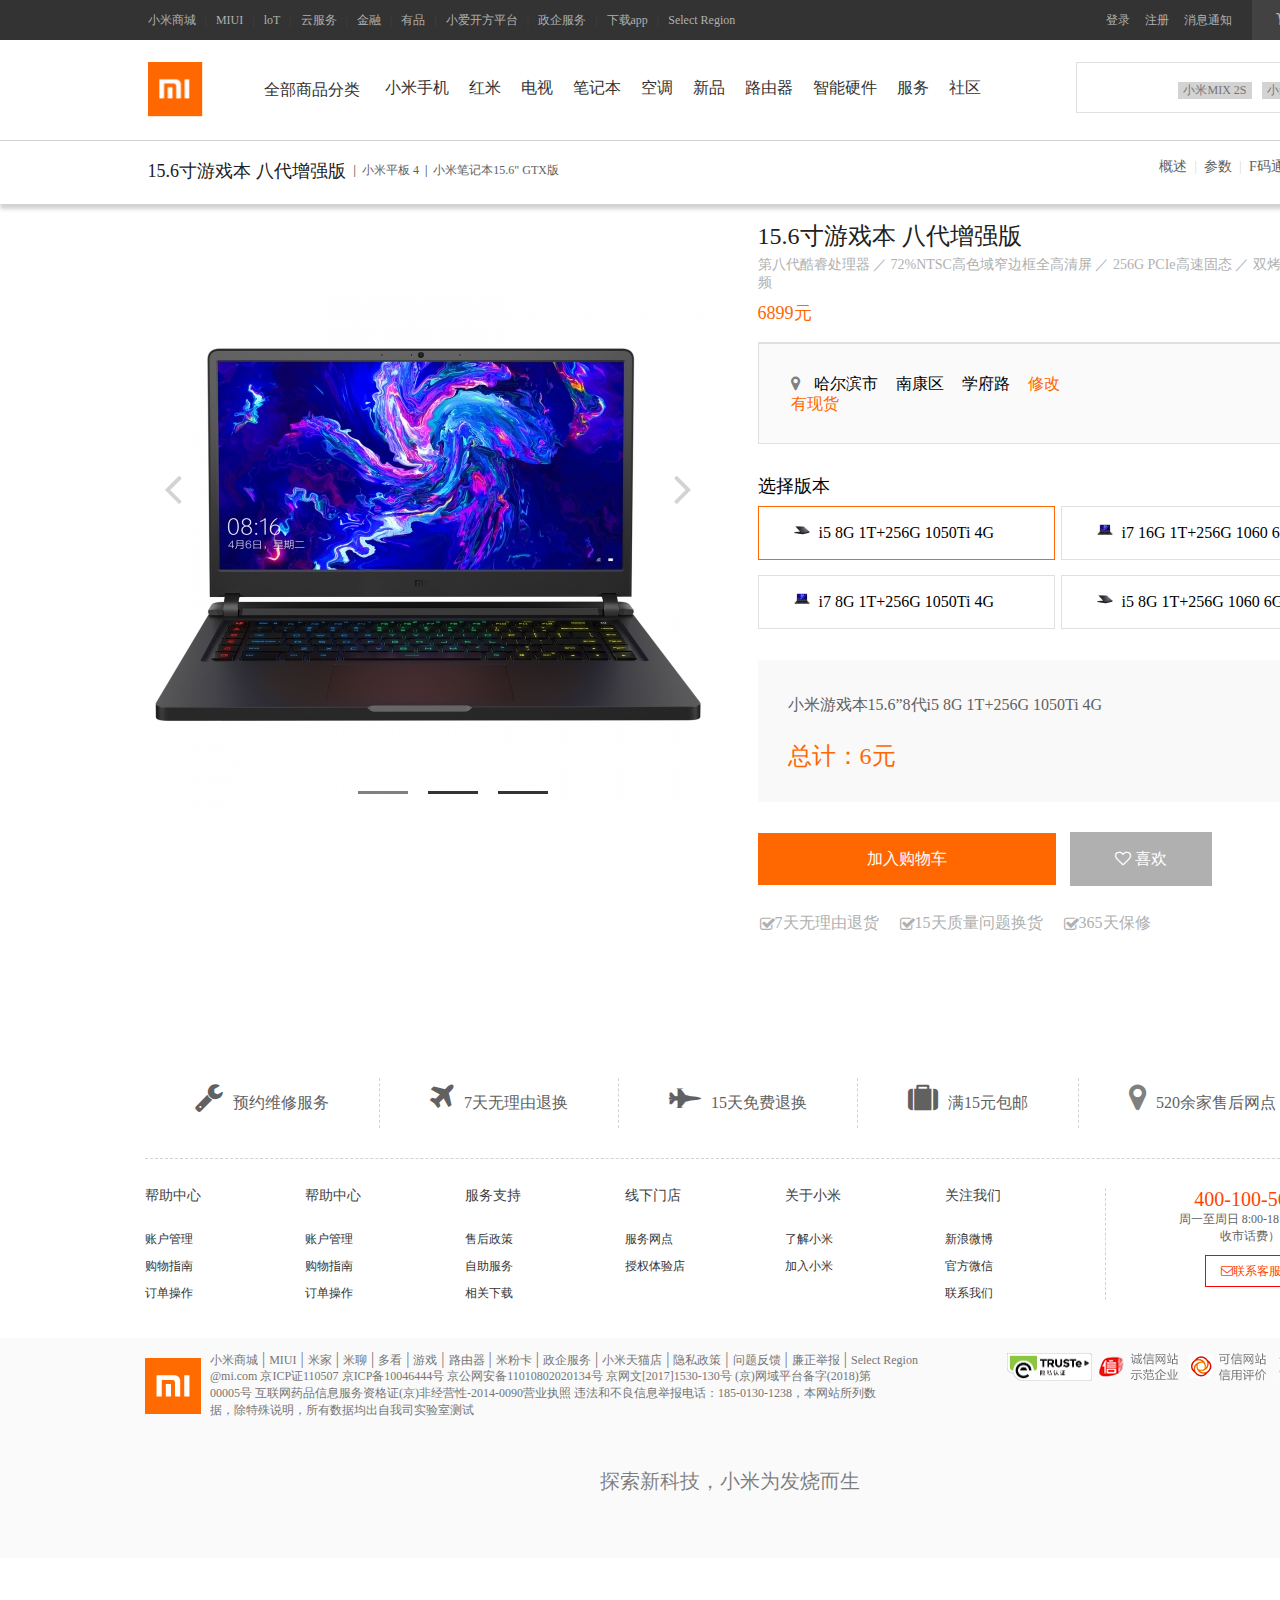
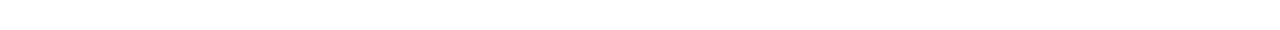
<file: 小米商品/index.html>
<!DOCTYPE html>
<html lang="en">
<head>
    <meta charset="UTF-8">
    <title>小米商品</title>
    <link rel="stylesheet" href="Font-Awesome-3.2.1/Font-Awesome-3.2.1/css/font-awesome.min.css">
    <link rel="stylesheet" href="css/goods-siteNav.css">
    <link rel="stylesheet" href="css/goods-siteHeader.css">
    <link rel="stylesheet" href="css/goods-navBar.css">
    <link rel="stylesheet" href="css/goods-boxClearFix.css">
    <link rel="stylesheet" href="css/goods-siteFooter.css">
    <link rel="stylesheet" href="css/goods-CSS.css">
</head>
<body>
    <div class="site-topbar">
        <div class="container">
            <div class="topbar-nav">
                <a href="">小米商城</a>
                <span>|</span>
                <a href="">MIUI</a>
                <span>|</span>
                <a href="">loT</a>
                <span>|</span>
                <a href="">云服务</a>
                <span>|</span>
                <a href="">金融</a>
                <span>|</span>
                <a href="">有品</a>
                <span>|</span>
                <a href="">小爱开方平台</a>
                <span>|</span>
                <a href="">政企服务</a>
                <span>|</span>
                <a href="">下载app</a>
                <span>|</span>
                <a href="">Select Region</a>
            </div>
            <div class="topbar-cart">
                <a href="./cart.html" target="_blank" class="cart-mini">
                    <i class="icon-shopping-cart"></i>
                    购物车 (<span class="goods-num">0</span>)
                </a>
                <div class="cart-menu"><ul class="cart-list" style="list-style: none;"><li class="cart-content">购物车还没有商品，赶快选购吧！</li></ul></div>
            </div>
            <div class="topbar-info">
                <a href="">登录</a>
                <a href="">注册</a>
                <a href="">消息通知</a>
            </div>
        </div>
    </div>
    <div class="site-header">
        <div class="container">
            <div class="header-logo">
                <a href=""><img id="logo-mi" src="./img/xiaomi-logo.png" alt=""><img id="logo-house" src="./img/xiaomi-house.png" alt="">
                </a>
            </div>
            <div class="header-nav">
                <ul class="nav-list">
                    <li class="nav-item-one" id="nav-item-first"><a href="">全部商品分类</a>
                    <div class="item-one-category" id="item-one-menu">
                        <ul class="category-list">
                            <li class="category-item item-one"><a class="category-title" href="">手机 电话卡<i class="icon-angle-right"></i></a>
                            <div class="item-children-one children-col-4">
                                <ul class="children-list">
                                    <li><a class="item-link" href=""><img src="./img/goods-phone.png" alt=""><span class="item-text">小米8 青春版</span></a></li>
                                    <li><a class="item-link" href=""><img src="./img/goods-phone.png" alt=""><span class="item-text">小米8 青春版</span></a></li>
                                    <li><a class="item-link" href=""><img src="./img/goods-phone.png" alt=""><span class="item-text">小米8 青春版</span></a></li>
                                    <li><a class="item-link" href=""><img src="./img/goods-phone.png" alt=""><span class="item-text">小米8 青春版</span></a></li>
                                </ul>
                                <ul class="children-list">
                                    <li><a class="item-link" href=""><img src="./img/goods-phone.png" alt=""><span class="item-text">小米8 青春版</span></a></li>
                                    <li><a class="item-link" href=""><img src="./img/goods-phone.png" alt=""><span class="item-text">小米8 青春版</span></a></li>
                                    <li><a class="item-link" href=""><img src="./img/goods-phone.png" alt=""><span class="item-text">小米8 青春版</span></a></li>
                                    <li><a class="item-link" href=""><img src="./img/goods-phone.png" alt=""><span class="item-text">小米8 青春版</span></a></li>
                                </ul>
                                <ul class="children-list">
                                    <li><a class="item-link" href=""><img src="./img/goods-phone.png" alt=""><span class="item-text">小米8 青春版</span></a></li>
                                    <li><a class="item-link" href=""><img src="./img/goods-phone.png" alt=""><span class="item-text">小米8 青春版</span></a></li>
                                    <li><a class="item-link" href=""><img src="./img/goods-phone.png" alt=""><span class="item-text">小米8 青春版</span></a></li>
                                    <li><a class="item-link" href=""><img src="./img/goods-phone.png" alt=""><span class="item-text">小米8 青春版</span></a></li>
                                </ul>
                                <ul class="children-list">
                                    <li><a class="item-link" href=""><img src="./img/goods-phone.png" alt=""><span class="item-text">小米8 青春版</span></a></li>
                                    <li><a class="item-link" href=""><img src="./img/goods-phone.png" alt=""><span class="item-text">小米8 青春版</span></a></li>
                                    <li><a class="item-link" href=""><img src="./img/goods-phone.png" alt=""><span class="item-text">小米8 青春版</span></a></li>
                                    <li><a class="item-link" href=""><img src="./img/goods-phone.png" alt=""><span class="item-text">小米8 青春版</span></a></li>
                                </ul>
                                <ul class="children-list">
                                    <li><a class="item-link" href=""><img src="./img/goods-phone.png" alt=""><span class="item-text">小米8 青春版</span></a></li>
                                    <li><a class="item-link" href=""><img src="./img/goods-phone.png" alt=""><span class="item-text">小米8 青春版</span></a></li>
                                    <li><a class="item-link" href=""><img src="./img/goods-phone.png" alt=""><span class="item-text">小米8 青春版</span></a></li>
                                    <li><a class="item-link" href=""><img src="./img/goods-phone.png" alt=""><span class="item-text">小米8 青春版</span></a></li>
                                </ul>
                            </div>
                            </li>
                            <li class="category-item"><a class="category-title" href="">电视 盒子<i class="icon-angle-right"></i></a></li>
                            <li class="category-item"><a class="category-title" href="">笔记本 平板<i class="icon-angle-right"></i></a></li>
                            <li class="category-item"><a class="category-title" href="">家电 插线板<i class="icon-angle-right"></i></a></li>
                            <li class="category-item"><a class="category-title" href="">出行 穿戴<i class="icon-angle-right"></i></a></li>
                            <li class="category-item"><a class="category-title" href="">智能 路由器<i class="icon-angle-right"></i></a></li>
                            <li class="category-item"><a class="category-title" href="">电源 配件<i class="icon-angle-right"></i></a></li>
                            <li class="category-item"><a class="category-title" href="">健康 儿童<i class="icon-angle-right"></i></a></li>
                            <li class="category-item"><a class="category-title" href="">耳机 音响<i class="icon-angle-right"></i></a></li>
                            <li class="category-item"><a class="category-title" href="">生活 箱包<i class="icon-angle-right"></i></a></li>
                        </ul>
                    </div>
                    </li>
                    <li class="nav-item"><a class="nav-item-a" href="">小米手机</a>
                    <div class="item-children"  id="header-container">
                        <div class="container">
                            <div class="container-nav-new">
                                <div class="flags">
                                    <div class="flag">新品</div>
                                </div>
                                <img class="flag-pic" src="./img/phone.png" alt="" width="170" height="110">
                                <a class="container-id" href="">小米8 青春版</a>
                                <p class="price">1388元起</p>
                            </div>
                            <div class="container-nav-new">
                                <div class="flags">
                                    <div class="flag">新品</div>
                                </div>
                                <img class="flag-pic" src="./img/phone.png" alt="" width="170" height="110">
                                <a class="container-id" href="">小米8 青春版</a>
                                <p class="price">1388元起</p>
                            </div>
                            <div class="container-nav-new">
                                <div class="flags">
                                    <div class="flag">新品</div>
                                </div>
                                <img class="flag-pic" src="./img/phone.png" alt="" width="170" height="110">
                                <a class="container-id" href="">小米8 青春版</a>
                                <p class="price">1388元起</p>
                            </div>
                            <div class="container-nav-new">
                                <div class="flags">
                                    <div class="flag">新品</div>
                                </div>
                                <img class="flag-pic" src="./img/phone.png" alt="" width="170" height="110">
                                <a class="container-id" href="">小米8 青春版</a>
                                <p class="price">1388元起</p>
                            </div>
                            <div class="container-nav-new">
                                <div class="flags">
                                    <div class="flag">新品</div>
                                </div>
                                <img class="flag-pic" src="./img/phone.png" alt="" width="170" height="110">
                                <a class="container-id" href="">小米8 青春版</a>
                                <p class="price">1388元起</p>
                            </div>
                        </div>
                    </div>
                    </li>
                    <li class="nav-item"><a class="nav-item-a" href="">红米</a></li>
                    <li class="nav-item"><a class="nav-item-a" href="">电视</a></li>
                    <li class="nav-item"><a class="nav-item-a" href="">笔记本</a></li>
                    <li class="nav-item"><a class="nav-item-a" href="">空调</a></li>
                    <li class="nav-item"><a class="nav-item-a" href="">新品</a></li>
                    <li class="nav-item"><a class="nav-item-a" href="">路由器</a></li>
                    <li class="nav-item"><a class="nav-item-a" href="">智能硬件</a></li>
                    <li class="nav-item"><a class="nav-item-a" href="">服务</a></li>
                    <li class="nav-item"><a class="nav-item-a" href="">社区</a></li>
                </ul>
            </div>
            <div class="header-search">
                <input type="text" class="search-text">
                <a class="search-hot-words hot-one" href="">小米8</a>
                <a class="search-hot-words hot-two" href="">小米MIX 2S</a>
                <a class="search-from" href=""><i class="icon-search"></i></a>
                <div class="search-menu">
                    <ul class="result-list">
                        <li class="key-words">小米6X</li>
                        <li class="key-words">小米MIX 25</li>
                        <li class="key-words">黑鲨游戏手机</li>
                        <li class="key-words">净水器</li>
                        <li class="key-words">小米电视</li>
                        <li class="key-words">红米5A</li>
                        <li class="key-words">红米note5</li>
                    </ul>
                </div>
            </div>
        </div>
    </div>
    <div class="nav-bar">
        <div class="container">
            <h2>15.6寸游戏本 八代增强版</h2>
            <div class="container-left">
                <span>|</span>
                <a href="">小米平板 4</a>
                <span>|</span>
                <a href="">小米笔记本15.6" GTX版</a>
            </div>
            <div class="container-right">
                <a href="">概述</a>
                <span>|</span>
                <a href="">参数</a>
                <span>|</span>
                <a href="">F码通道</a>
                <span>|</span>
                <a href="">用户评价</a>
            </div>
        </div>
    </div>
    <div class="box-clearfix">
        <div class="pro-choose-main container">
            <div class="goods-img">
                <div class="mainWrap">
                    <button id="goPre" class="btn"><i class="icon-angle-left"></i></button>
                    <button id="goNext" class="btn"><i class="icon-angle-right"></i></button>
                    <div class="play">
                        <ul class="list">
                            <li class="item active"><img src="./img/mi-computer-one.jpg" alt=""></li>
                            <li class="item"><img src="./img/mi-computer-two.jpg" alt=""></li>
                            <li class="item"><img src="./img/mi-computer-three.jpg" alt=""></li>
                        </ul>
                    </div>
                    <ul class="pointList">
                        <li class="point active" data-index="0"></li>
                        <li class="point" data-index="1"></li>
                        <li class="point" data-index="2"></li>
                    </ul>
                </div>
            </div>
            <div class="pro-info">
                <h1 class="pro-info-h1">15.6寸游戏本 八代增强版</h1>
                <p class="pro-info-explain">第八代酷睿处理器 ／ 72%NTSC高色域窄边框全高清屏 ／ 256G PCIe高速固态 ／ 双烤不限频不降频</p>
                <div class="pro-price"><span>6899元</span></div>
                <div class="user-address">
                    <i class="icon-map-marker"></i>
                    <div class="address-info">
                        <span class="address-item">哈尔滨市</span>
                        <span class="address-item">南康区</span>
                        <span class="address-item">学府路</span>
                        <span class="choose-address">修改</span>
                    </div><br>
                    <span class="choose-address">有现货</span>
                </div>

                <!--//选择版本-->

                <div class="choose-title">
                    <div class="list-title">选择版本</div>
                    <ul class="step-list">
                        <li class="step-item choose">
                            <a href="javascript:" class="item-a"><img src="img/mi-smallComputer.jpg" alt=""><span data="6">   i5 8G 1T+256G 1050Ti 4G </span></a>
                        </li>
                        <li class="step-item">
                            <a href="javascript:" class="item-a"><img src="img/mi-smallComputers.jpg" alt=""><span data="7"> i7 16G 1T+256G 1060 6G </span></a>
                        </li>
                        <li class="step-item">
                            <a href="javascript:" class="item-a"><img src="img/mi-smallComputers.jpg" alt=""> <span data="8"> i7 8G 1T+256G 1050Ti 4G </span> </a>
                        </li>
                        <li class="step-item">
                            <a href="javascript:" class="item-a"><img src="img/mi-smallComputer.jpg" alt=""> <span data="9"> i5 8G 1T+256G 1060 6G</span>  </a>
                        </li>
                    </ul>
                </div>
                <div class="price-list Block">
                    <p class="price-list-title">小米游戏本15.6”8代i5 8G 1T+256G 1050Ti 4G  </p>
                    <span class="price-list-num">6元</span>
                    <p class="list-title-sum">总计：6元</p>
                </div>
                <div class="price-list">
                    <p class="price-list-title">小米游戏本15.6”8代i7 16G 1T+256G 1060 6G  </p>
                    <span class="price-list-num">7元</span>
                    <p class="list-title-sum">总计：7元</p>
                </div>
                <div class="price-list">
                    <p class="price-list-title">小米游戏本15.6”8代i7 8G 1T+256G 1050Ti 4G  </p>
                    <span class="price-list-num">8元</span>
                    <p class="list-title-sum">总计：8元</p>
                </div>
                <div class="price-list">
                    <p class="price-list-title">小米游戏本15.6”8代i5 8G 1T+256G 1060 6G  </p>
                    <span class="price-list-num">9元</span>
                    <p class="list-title-sum">总计：9元</p>
                </div>

                <!--购买按钮-->
                <div class="buy-btn">
                    <a class="btn-inc" href="javascript:" target="_blank">加入购物车</a>
                    <a class="btn-like" href="javascript:"><i class="icon-heart-empty"></i> 喜欢</a>
                </div>
                <div class="pro-policy">
                    <a class="pro-policy-a" href="javascript:">
                        <span class="support"><i class="icon-check"></i>7天无理由退货</span>
                        <span class="support"><i class="icon-check"></i>15天质量问题换货</span>
                        <span class="support"><i class="icon-check"></i>365天保修</span>
                    </a>
                </div>
            </div>
        </div>
    </div>
    <div class="site-footer">
        <div class="footer-content">
            <ul class="footer-list">
                <li class="footer-item"><i class="icon-wrench"></i><span>预约维修服务</span></li>
                <li class="footer-item"><i class="icon-plane"></i><span>7天无理由退换</span></li>
                <li class="footer-item"><i class="icon-fighter-jet"></i><span>15天免费退换</span></li>
                <li class="footer-item"><i class="icon-suitcase"></i><span>满15元包邮</span></li>
                <li class="footer-item" style="border: none"><i class="icon-map-marker"></i><span>520余家售后网点</span></li>
            </ul>
        </div>
        <div class="footer-link">
            <dl class="col-links">
                <dt>帮助中心</dt>
                <dd>账户管理</dd>
                <dd>购物指南</dd>
                <dd>订单操作</dd>
            </dl>
            <dl class="col-links">
                <dt>帮助中心</dt>
                <dd>账户管理</dd>
                <dd>购物指南</dd>
                <dd>订单操作</dd>
            </dl>
            <dl class="col-links">
                <dt>服务支持</dt>
                <dd>售后政策</dd>
                <dd>自助服务</dd>
                <dd>相关下载</dd>
            </dl>
            <dl class="col-links">
                <dt>线下门店</dt>
                <dd>服务网点</dd>
                <dd>授权体验店</dd>
            </dl>
            <dl class="col-links">
                <dt>关于小米</dt>
                <dd>了解小米</dd>
                <dd>加入小米</dd>
            </dl>
            <dl class="col-links" style="border-right: 1px dashed lightgrey;">
                <dt>关注我们</dt>
                <dd>新浪微博</dd>
                <dd>官方微信</dd>
                <dd>联系我们</dd>
            </dl>
            <div class="footer-contact">
                <p class="contact-phone">400-100-5678</p>
                <p class="contact-know">周一至周日 8:00-18:00
                    （仅收市话费）</p>
                <a href=""><i class="icon-envelope-alt"></i>联系客服</a>
            </div>
        </div>
        <div class="site-infro">
            <div class="infro-logo"><img src="./img/logo.png" alt="" width=""></div>
            <p class="logo-size">
                <a href="">小米商城</a>
                <span>|</span>
                <a href="">MIUI</a>
                <span>|</span>
                <a href="">米家</a>
                <span>|</span>
                <a href="">米聊</a>
                <span>|</span>
                <a href="">多看</a>
                <span>|</span>
                <a href="">游戏</a>
                <span>|</span>
                <a href="">路由器</a>
                <span>|</span>
                <a href="">米粉卡</a>
                <span>|</span>
                <a href="">政企服务</a>
                <span>|</span>
                <a href="">小米天猫店</a>
                <span>|</span>
                <a href="">隐私政策</a>
                <span>|</span>
                <a href="">问题反馈</a>
                <span>|</span>
                <a href="">廉正举报</a>
                <span>|</span>
                <a href="">Select Region</a>
            </p>
            <p class="logo-complain">
                <a href="">@mi.com</a>
                <span>京ICP证110507</span>
                <a href="">京ICP备10046444号</a>
                <a href="">京公网安备11010802020134号</a>
                <a href="">京网文[2017]1530-130号</a>
                <a href="">(京)网域平台备字(2018)第00005号</a>
                <a href="">互联网药品信息服务资格证(京)非经营性-2014-0090营业执照</a>
                <span>违法和不良信息举报电话：185-0130-1238，本网站所列数据，除特殊说明，所有数据均出自我司实验室测试</span>
            </p>
            <div class="footer-img">
                <img src="./img/footer-one.png" alt="">
                <img src="./img/footer-two.png" alt="">
                <img src="./img/footer-three.png" alt="">
                <img src="./img/footer-four.png" alt="">
            </div>
            <div class="infro-last">探索新科技，小米为发烧而生</div>
        </div>
    </div>
    <script src="js/jquery.js"></script>
    <script src="js/cookie.js"></script>
    <script src="js/goods-siteHeader.js"></script>
    <script src="js/goods-boxClearFix.js"></script>
    <script src="js/index-cart.js"></script>
    <script src="js/cart-server.js"></script>
</body>
</html>
</file>
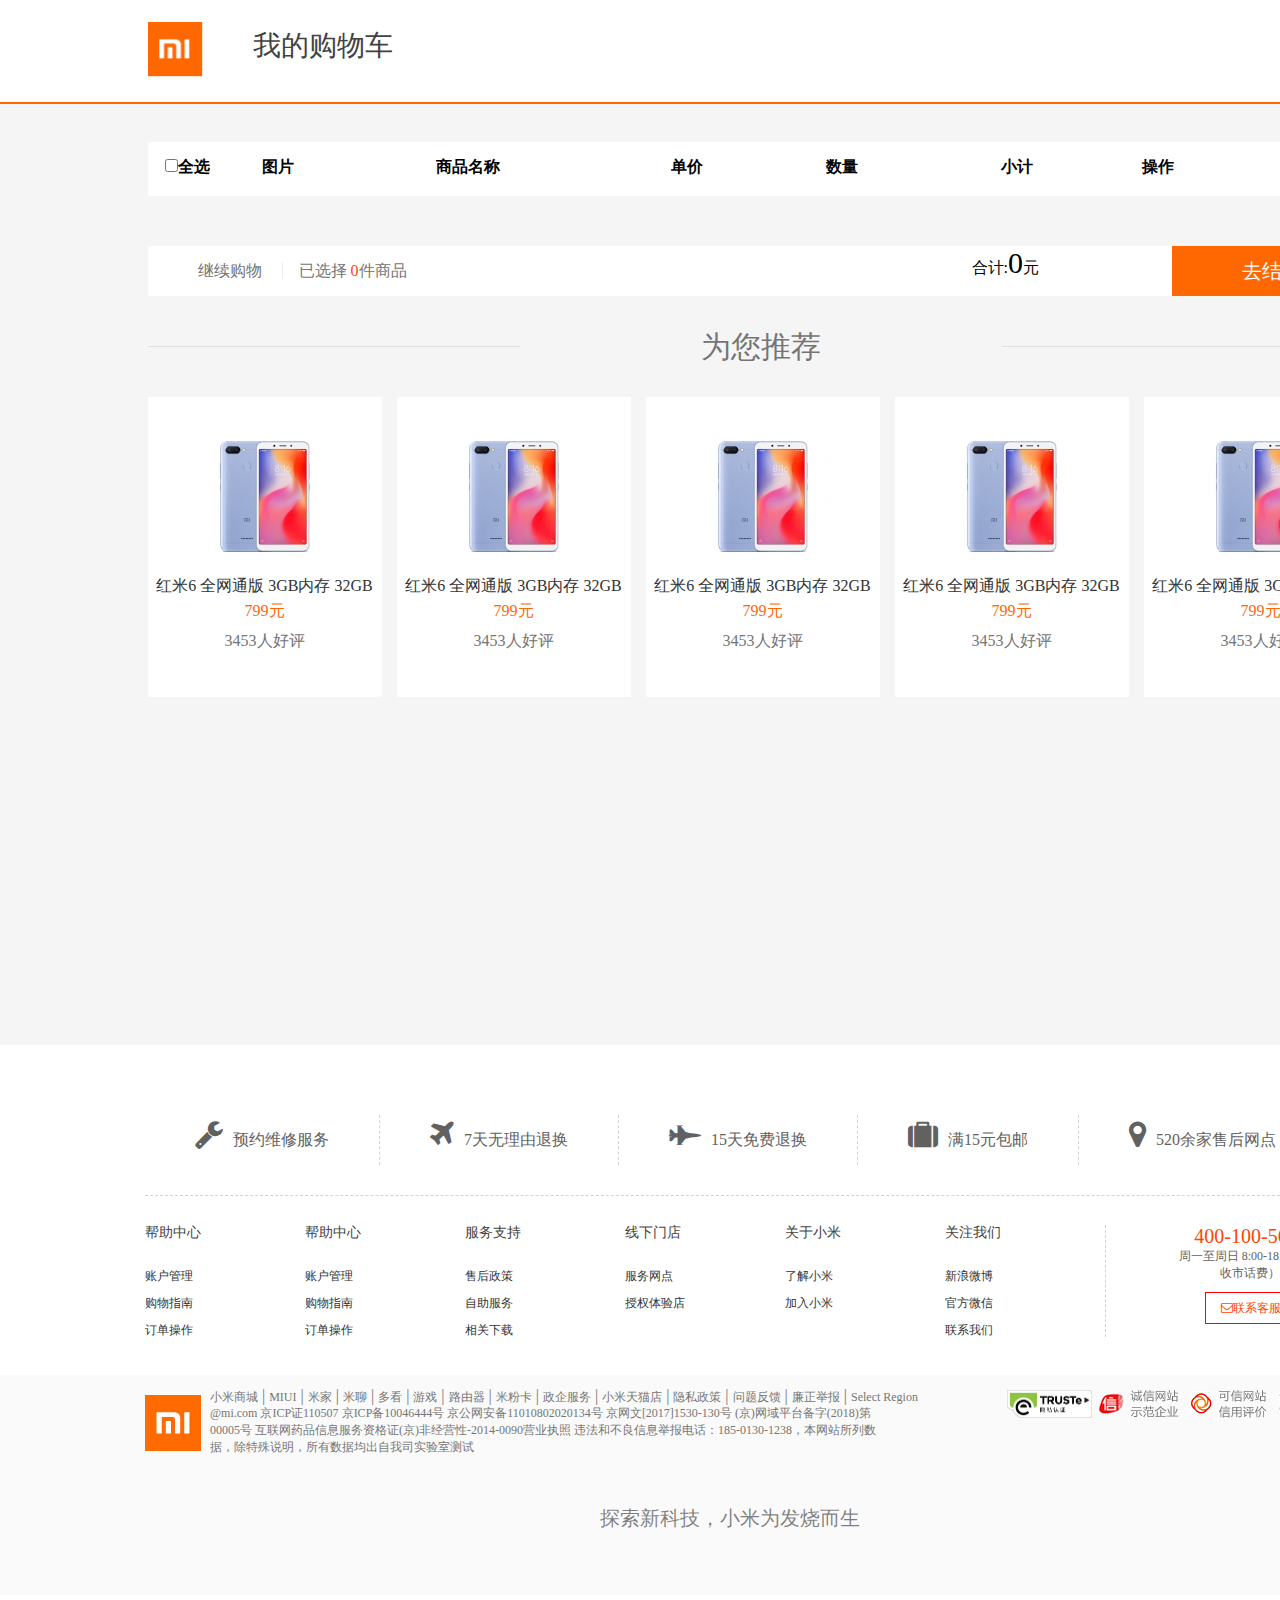
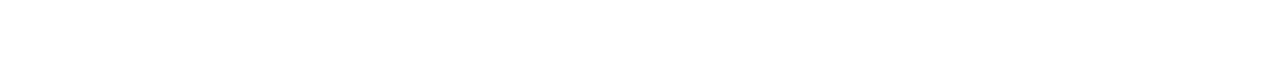
<file: 小米商品/cart.html>
<!DOCTYPE html>
<html lang="en">
<head>
    <meta charset="UTF-8">
    <title>我的购物车</title>
    <link rel="stylesheet" href="Font-Awesome-3.2.1/Font-Awesome-3.2.1/css/font-awesome.min.css">
    <link rel="stylesheet" href="css/cart-siteHeader.css">
    <link rel="stylesheet" href="css/cart-pageMain.css">
    <link rel="stylesheet" href="css/cart-siteFooter.css">
    <link rel="stylesheet" href="css/cart-CSS.css">
</head>
<body>
<div class="site-header">
    <div class="container">
        <div class="header-logo">
            <a href=""><img id="logo-mi" src="./img/xiaomi-logo.png" alt=""><img id="logo-house" src="./img/xiaomi-house.png" alt="">
            </a>
        </div>
        <div class="header-myCart"><h2>我的购物车</h2></div>
        <div class="topbar-info"><a href="">登录</a><span>|</span><a href="">注册</a></div>
    </div>
</div>
<div class="page-main">
    <div class="container">
        <div class="cart-empty None">
            <img src="img/cart-empty.png" alt="">
            <div class="empty-info">
                <h2>您的购物车还是空的！</h2>
                <p>登录后将显示您之前加入的商品</p>
                <a class="empty-info-log" href="">立即登录</a>
                <a class="empty-info-buy" href="">马上去购物</a>
            </div>
        </div>
        <div class="cart-goods">
            <table     style="display: inline-block;line-height: 50px;background-color: white" id="table"   border="0" cellspacing="0" cellpadding="0" width="100%">
                <thead >
                <tr  >
                    <th  style="width: 80px">
                        <input type="checkbox" name="praiseAll" class="J_select_all" />全选
                    </th>

                    <th style="width: 100px">
                        图片
                    </th>
                    <th style="width:280px">
                        商品名称
                    </th>
                    <th style="width: 159px">

                        单价
                    </th>
                    <th style="width: 150px">
                        数量
                    </th>
                    <th width="201px">
                        小计
                    </th>
                    <th style="width: 80px">
                        操作
                    </th>
                </tr>
                </thead>
                <tbody id="tbody">
                    <!--<tr>-->
                       <!--<td>-->
                           <!--<input type="checkbox" class="ck"  />-->
                       <!--</td>-->
                       <!--<td>-->
                           <!--<img src="./img/mi-computer-one.jpg" alt=""/>-->
                       <!--</td>-->
                       <!--<td class="practice">-->
                           <!--酷黑，棒棒棒棒-->
                       <!--</td>-->
                       <!--<td>-->
                           <!--<span class="price">131</span>-->
                       <!--</td>-->
                       <!--<td>-->
                           <!--<button class="down">-</button><input class="txt" type="text" value="2" /><button class="up">+</button>-->
                       <!--</td>-->
                       <!--<td>-->
                           <!--<span class="count">0</span>-->
                       <!--</td>-->
                       <!--<td>-->
                           <!--<button class="del">删除</button>-->
                       <!--</td>-->
                   <!--</tr>-->
                </tbody>
            </table>
        </div>
        <div class="total">
            <div class="total-left"><a href="">继续购物</a>
                <span class="total-shop">已选择 <span id="selected-num" style="color:orangered">0</span>件商品</span>
            </div>
            <div class="total-right">
                <span>合计:</span><span class="bigNum">0</span><span>元</span>
                <a href="javascript:" class="total-right-a">去结算</a>
            </div>
        </div>
        <div class="cart-recommend">
            <h2 class="commend-title"><span>为您推荐</span></h2>
            <div class="recommend-goods">
                <ul class="recommend-list">
                    <li class="recommend-item">
                        <img src="img/recommend-goods.jpg" alt="">
                        <a class="item-name" href="">红米6 全网通版 3GB内存 32GB </a>
                        <span>799元</span>
                        <span class="item-num">3453人好评</span>
                        <div class="recommend-cart"><span>加入购物车</span></div>
                    </li>
                    <li class="recommend-item">
                        <img src="img/recommend-goods.jpg" alt="">
                        <a class="item-name" href="">红米6 全网通版 3GB内存 32GB </a>
                        <span>799元</span>
                        <span class="item-num">3453人好评</span>
                        <div class="recommend-cart"><span>加入购物车</span></div>
                    </li>
                    <li class="recommend-item">
                        <img src="img/recommend-goods.jpg" alt="">
                        <a class="item-name" href="">红米6 全网通版 3GB内存 32GB </a>
                        <span>799元</span>
                        <span class="item-num">3453人好评</span>
                        <div class="recommend-cart"><span>加入购物车</span></div>
                    </li>
                    <li class="recommend-item">
                        <img src="img/recommend-goods.jpg" alt="">
                        <a class="item-name" href="">红米6 全网通版 3GB内存 32GB </a>
                        <span>799元</span>
                        <span class="item-num">3453人好评</span>
                        <div class="recommend-cart"><span>加入购物车</span></div>
                    </li>
                    <li class="recommend-item">
                        <img src="img/recommend-goods.jpg" alt="">
                        <a class="item-name" href="">红米6 全网通版 3GB内存 32GB </a>
                        <span>799元</span>
                        <span class="item-num">3453人好评</span>
                        <div class="recommend-cart"><span>加入购物车</span></div>
                    </li>
                </ul>
            </div>
        </div>
    </div>
</div>
<div class="site-footer">
    <div class="footer-content">
        <ul class="footer-list">
            <li class="footer-item"><i class="icon-wrench"></i><span>预约维修服务</span></li>
            <li class="footer-item"><i class="icon-plane"></i><span>7天无理由退换</span></li>
            <li class="footer-item"><i class="icon-fighter-jet"></i><span>15天免费退换</span></li>
            <li class="footer-item"><i class="icon-suitcase"></i><span>满15元包邮</span></li>
            <li class="footer-item" style="border: none"><i class="icon-map-marker"></i><span>520余家售后网点</span></li>
        </ul>
    </div>
    <div class="footer-link">
        <dl class="col-links">
            <dt>帮助中心</dt>
            <dd>账户管理</dd>
            <dd>购物指南</dd>
            <dd>订单操作</dd>
        </dl>
        <dl class="col-links">
            <dt>帮助中心</dt>
            <dd>账户管理</dd>
            <dd>购物指南</dd>
            <dd>订单操作</dd>
        </dl>
        <dl class="col-links">
            <dt>服务支持</dt>
            <dd>售后政策</dd>
            <dd>自助服务</dd>
            <dd>相关下载</dd>
        </dl>
        <dl class="col-links">
            <dt>线下门店</dt>
            <dd>服务网点</dd>
            <dd>授权体验店</dd>
        </dl>
        <dl class="col-links">
            <dt>关于小米</dt>
            <dd>了解小米</dd>
            <dd>加入小米</dd>
        </dl>
        <dl class="col-links" style="border-right: 1px dashed lightgrey;">
            <dt>关注我们</dt>
            <dd>新浪微博</dd>
            <dd>官方微信</dd>
            <dd>联系我们</dd>
        </dl>
        <div class="footer-contact">
            <p class="contact-phone">400-100-5678</p>
            <p class="contact-know">周一至周日 8:00-18:00
                （仅收市话费）</p>
            <a href=""><i class="icon-envelope-alt"></i>联系客服</a>
        </div>
    </div>
    <div class="site-infro">
        <div class="infro-logo"><img src="./img/logo.png" alt="" width=""></div>
        <p class="logo-size">
            <a href="">小米商城</a>
            <span>|</span>
            <a href="">MIUI</a>
            <span>|</span>
            <a href="">米家</a>
            <span>|</span>
            <a href="">米聊</a>
            <span>|</span>
            <a href="">多看</a>
            <span>|</span>
            <a href="">游戏</a>
            <span>|</span>
            <a href="">路由器</a>
            <span>|</span>
            <a href="">米粉卡</a>
            <span>|</span>
            <a href="">政企服务</a>
            <span>|</span>
            <a href="">小米天猫店</a>
            <span>|</span>
            <a href="">隐私政策</a>
            <span>|</span>
            <a href="">问题反馈</a>
            <span>|</span>
            <a href="">廉正举报</a>
            <span>|</span>
            <a href="">Select Region</a>
        </p>
        <p class="logo-complain">
            <a href="">@mi.com</a>
            <span>京ICP证110507</span>
            <a href="">京ICP备10046444号</a>
            <a href="">京公网安备11010802020134号</a>
            <a href="">京网文[2017]1530-130号</a>
            <a href="">(京)网域平台备字(2018)第00005号</a>
            <a href="">互联网药品信息服务资格证(京)非经营性-2014-0090营业执照</a>
            <span>违法和不良信息举报电话：185-0130-1238，本网站所列数据，除特殊说明，所有数据均出自我司实验室测试</span>
        </p>
        <div class="footer-img">
            <img src="./img/footer-one.png" alt="">
            <img src="./img/footer-two.png" alt="">
            <img src="./img/footer-three.png" alt="">
            <img src="./img/footer-four.png" alt="">
        </div>
        <div class="infro-last">探索新科技，小米为发烧而生</div>
    </div>
</div>
<script src="js/jquery.js"></script>
<script src="http://code.changer.hk/jquery/plugins/jquery.cookie.js"></script>
<script src="js/cart-fun.js"></script>
<script src="js/cart-server.js"></script>
<script src="js/index-cart.js"></script>
</body>
</html>
</file>
<file: 小米商品/css/goods-siteNav.css>
*{
    margin:0;
    padding: 0;
}
.site-topbar{
    width:1519px;
    height:40px;
    position: relative;
    z-index: 30;
    font-size: 12px;
    background: #333;
}
.container{
    width: 1224px;
    height:100%;
    margin-right: auto;
    margin-left: auto;
}
.topbar-nav{
    float: left;
    height: 40px;
    line-height: 40px;
}
.topbar-nav a{
    text-decoration: none;
    color: #b0b0b0;
}
.topbar-nav a:hover{
    color:white;
}
.topbar-nav span{
    margin: 0 .5em;
    color: #424242;
}
.site-topbar .topbar-cart{
    background-color: #424242;
    width:120px;
    height:40px;
    float:right;
    position: relative;
}
.site-topbar .cart-mini{
    position: relative;
    z-index: 32;
    display: block;
    height:40px;
    line-height: 40px;
    text-align: center;
    text-decoration: none;
    font-size: 12px;
    color: #b0b0b0;
}
.topbar-cart:hover .cart-mini{
    background-color: white;
    color:#ff6700;
    outline: 0;
}
.topbar-cart:hover .cart-menu{
    box-shadow: 0 2px 10px rgba(0,0,0,0.15);
    display: block;
}
.site-topbar .cart-menu{
    transition: height .3s;
    display: none;
    width:316px;
    z-index: 31;
    background-color: #fff;
    color:#424242;
    padding-top: 6px;
    padding-bottom: 0;
    margin-top: 0;
    margin-bottom: 0;
    position: absolute;
    left:-197px;
    text-align: center;
    line-height: 50px;
    font-size: 12px;
}

.site-topbar .topbar-info{
    line-height: 40px;
    width:142px;
    height:40px;
    font-size: 12px;
    float: right;
    margin-right:10px;
}
.topbar-info a{
    padding: 0 6px;
    color: #b0b0b0;
    text-decoration: none;
}
.topbar-cart .icon-shopping-cart{
    font-size: 15px;
    margin-right:2px;
}
</file>
<file: 小米商品/css/goods-siteHeader.css>
.site-header{
    position: relative;
    z-index: 20;
    height: 100px;
    width:1519px;
    border-bottom: 1px lightgrey solid;
}
.header-logo{
    width:55px;
    height:55px;
    float: left;
    margin-top: 22px;
    position: relative;
    overflow: hidden;
}
.header-logo #logo-house,#logo-mi{
    width:55px;
    height:55px;
    position: absolute;
    transition: all .3s;
}
#logo-house{
    display: inline-block;
    position: absolute;
    top:55px;
    z-index: 100;
}
.header-logo:hover #logo-house{
    top:0;
}
.header-nav{
    width:850px;
    height:100px;
    float: left;
}
.nav-list{
    position: relative;
    z-index: 10;
    float: left;
    width: 820px;
    height: 88px;
    margin: 0;
    padding: 12px 0 0 30px;
    list-style-type: none;
    font-size: 16px;
}
.nav-item-one{
    position: relative;
    float: left;
    width: 127px;
    height:100%;
    padding-right: 15px;
    text-align: right;
    color: #333;
    display: block;
    line-height: 76px;
}
.nav-item-one a{
    text-decoration: none;
    color: #333;
}
.nav-item{
    font-size: 16px;
    float: left;
    display: block;
    padding: 26px 10px 42px;
    position: relative;
}
.nav-item a{
    text-decoration: none;
    color: #333;
}
.item-one-category{
    position: absolute;
    top: 88px;
    left: -86px;
    z-index: 21;
    width: 234px;
    height: 460px;
    font-size: 14px;
    display: none;
}
.one-category-active{
    display: block;
}
.category-list{
    height: 418px;
    margin: 0;
    padding: 20px 0;
    list-style-type: none;
    border: 1px solid #ff6700;
    color: #424242;
    background: #fff;
}
.category-item{
    text-align: left;
}
.category-title{
    position: relative;
    display: block;
    padding-left: 30px;
    height: 42px;
    line-height: 42px;
    color: #424242;
}
.category-title i{
    position: absolute;
    right: 20px;
    font-size: 20px;
    line-height: 16px;
    color: #e0e0e0;
}
.item-children-one{
    position: absolute;
    left: 234px;
    top: 0;
    z-index: 24;
    height: 458px;
    border: 1px solid #e0e0e0;
    border-left: 0;
    box-shadow: 0 8px 16px rgba(0,0,0,0.18);
}
.children-col-4{
    width: 992px;
    display: none;
    background-color: #fff;
}
.children-list{
    list-style: none;
    margin: 0;
    padding: 2px 0;
    float: left;
}
.children-list li{
    position: relative;
    float: left;
    width: 240px;
    height: 76px;
}
.item-link{
    display: block;
    padding: 18px 20px;
    line-height: 40px;
    color: #333;
    transition: color .5s;
}
.item-link:hover{
    color:orangered;
}
.item-link img{
    width:40px;
    height:40px;
    margin-right: 12px;
    vertical-align: middle;
}
.item-text{
    line-height: 40px;
}
.category-item:hover{
    background-color: orangered;
}
.item-one:hover .children-col-4{
    display: block;
}
.category-item:hover .category-title{
    color:white;
}
.nav-item:hover .nav-item-a{
    color:orangered;
}
.item-children{
    width:1220px;
    height:0px;
    position: absolute;
    top:88px;
    left:-227px;
    background-color: white;
    display: none;
    z-index: 1000000;
    overflow: hidden;
}
.header-container{
    display: block;
    height:229px;
    box-shadow: 0 3px 4px rgba(0,0,0,0.18);
    border-top: 1px solid #e0e0e0;
}
.container .container-nav-new{
    width:200px;
    height:100%;
    float: left;
    text-align: center;
}
.container-nav-new .flags{
    width:100%;
    height:21px;
    z-index: 1;
    text-align: center;
}
.container-nav-new .flag-pic{
    position: relative;
    margin-left: 20px;
    margin-top:20px;
}
.flags .flag{
    display: inline-block;
    height:18px;
    padding:1px 20px;
    border:1px solid #ff6700;
    color:#ff6700;
    font-size: 12px;
}
.container-nav-new .container-id{
    color:#333;
    text-decoration: none;
    font-size: 12px;
}
.container-nav-new .price{
    color:#ff6700;
    font-size: 12px;
    text-align: center;
    margin-top:15px;
}
.header-search{
    width:296px;
    height:50px;
    float:right;
    margin-top: 22px;
    position: relative;
}
.header-search .search-text{
    width:217px;
    height:49px;
    border: 1px solid #e0e0e0;
    -webkit-transition: all .2s;
    z-index: 100;
    padding: 0 10px;
    outline: none;
}
.header-search .search-text:hover,.header-search .search-from:hover{
    border-color:#b0b0b0;
}
.header-search .search-text:focus{
    border:1px solid orangered;
}
.header-search .search-from{
    border:1px solid #e0e0e0;
    width:50px;
    height:50px;
    text-align: center;
    line-height: 50px;
    display: inline-block;
    -webkit-transition: all .2s;
    float:right;
    margin-right: 5px;
    margin-top: -1px;
}
.header-search .search-from:hover{
    background-color: #ff6700;
    color:white;
}
.icon-search{
    font-size: 20px;
}
.header-search .search-hot-words{
    text-decoration: none;
    font-size: 12px;
    padding: 0 5px;
    transition: all .2s;
    color:#757575;
    background-color: lightgrey;
}
.header-search .search-hot-words:hover{
    background-color: #ff6700;
    color:white;
}
.header-search .hot-one{
    position: absolute;
    top:20px;
    right:70px;
}
.header-search .hot-two{
    position: absolute;
    top:20px;
    right:120px;
}
.header-search .search-menu{
    position: absolute;
    left:0;
    top:50px;
    z-index: 20;
    width:237px;
    border: 1px solid #ff6700;
    border-top:0;
    background-color: #fff;
    display: none;
}
.search-menu .result-list{
    list-style: none;
}
.search-menu .result-list li{
    padding: 6px 15px;
    font-size: 12px;
    color:#424242;
    cursor: pointer;
}
.search-menu .result-list li:hover{
    background-color: lightgrey;
}
</file>
<file: 小米商品/css/goods-navBar.css>
.nav-bar{
    width:1519px;
    height:63px;
    box-shadow: 0 5px 4px rgba(0,0,0,0.18);
}
.nav-bar .container h2{
    margin: 0;
    font-size: 18px;
    font-weight: 400;
    line-height: 60px;
    color: #212121;
    float: left;
}
.container-left{
    float: left;
    margin-left: 5px;
    font-size: 12px;
    margin-top: 21px;
}
.container-left span{
    margin: 0 .25em;
    color: #212121;
}
.container-left a{
    color: #616161;
    text-decoration: none;
}
.container-left a:hover{
    color:orangered;
}
.container-right{
    float: right;
    display: inline;
    margin: 17px 0 0 0;
    font-size: 14px;
}
.container-right span{
    margin: 0 .25em;
    color: #e0e0e0;
}
.container-right a{
    color: #616161;
    text-decoration: none;
}
.container-right a:hover{
    color:orangered;
}
</file>
<file: 小米商品/css/goods-boxClearFix.css>
.box-clearfix{
    width:1519px;
    height:804px;
    position: relative;
}
.pro-choose-main{
    height:800px;
    position: relative;
}
.goods-img{
    width:560px;
    height:560px;
    display: inline-block;
    float: left;
    margin-top:50px;
}
.list{
    width:560px;
    height:560px;
    list-style: none;
    position: relative;
    margin:0;
    padding: 0;
}
.item{
    width:100%;
    height:100%;
    position: absolute;
}
.item.active{
    z-index: 100;
}
.btn{
    width:50px;
    height:69px;
    position: absolute;
    top:200px;
    z-index: 100000;
    cursor: pointer;
    border:0;
    background-color: white;
    transition: all .2s;
}
.btn i{
    display: inline-block;
    font-size: 50px;
    color:lightgrey;
}
.btn:hover i{
    color:white;
}
.btn:hover{
    background-color: grey;
}
#goNext{
    right:0;
}
#goPre{
    left:0;
}
.mainWrap{
    display: inline-block;
    position: relative;
}
.pointList{
    list-style: none;
    position: absolute;
    right:160px;
    bottom:20px;
    z-index: 100000;
}
.point{
    float:left;
    background-color: rgba(0,0,0,.8);
    cursor: pointer;
    width:50px;
    height:3px;
    margin-left:20px;
    transition: all 1s;
}
.point:hover{
    background-color: rgba(0,0,0,1);
    transform: scale(1.1);
}
.point.active{
    background-color: gray;
}
.pro-info{
    width:606px;
    height:760px;
    float: left;
    margin-left:30px;
    padding-top: 20px;
    padding-left: 20px;
}
.pro-info-h1{
    line-height: 1;
    margin: 0;
    padding: 0;
    font-size: 24px;
    font-weight: normal;
    color: #212121;
}
.pro-info-explain{
    color: #b0b0b0;
    margin: 0;
    padding-top: 8px;
    font-size: 14px;
}
.pro-price{
    display: block;
    font-size: 18px;
    line-height: 1;
    color: #ff6700;
    border-bottom: 1px solid #e0e0e0;
    padding: 12px 0 20px;
}
.user-address{
    background: #fafafa;
    border: 1px solid #e0e0e0;
    padding: 30px 40px 30px 32px;
}
.icon-map-marker{
    color:grey;
}
.address-info{
    display: inline-block;
    margin-left: 10px;
}
.address-item{
    margin-right: 14px;
}
.choose-address{
    line-height: 1;
    color: #ff6700;
    cursor: pointer;
}
.choose-title{
    width:100%;
    height:186px;
    margin-top: 30px;
}
.list-title{
    width:100%;
    height:17px;
    font-size: 18px;
}
.step-list{
    margin-left: -6px;
    list-style: none;
}
.step-item{
    width:245px;
    margin-left: 6px;
    margin-top: 15px;
    line-height: 42px;
    height: 42px;
    border: 1px solid #e0e0e0;
    cursor: pointer;
    float: left;
    padding: 5px 25px;
}
.item-a{
    margin: 0 10px;
    text-align: center;
    text-decoration: none;
    color:black;
}
.choose{
    border:1px solid #ff6700;
    color: orangered;
}
.item-a img{
    width:16px;
    height:16px;
    margin-right:5px;
}
.price-list{
    background: #f9f9fa;
    padding: 30px;
    margin-bottom: 30px;
    display: none;
}
.cart-item img{
    width:16px;
    height:16px;
}
.Block{
    display: block;
}
.None{
    display: none;
}
.price-list-title{
    line-height: 30px;
    color: #616161;
    display: inline-block;
}
.price-list-num{
    float: right;
}
.list-title-sum{
    color: #ff6700;
    font-size: 24px;
    padding-top: 20px;
}
.buy-btn{
    margin: 10px 0 20px 0;
    width:606px;
    height:56px;
}
.btn-inc{
    display: inline-block;
    text-align: center;
    text-decoration: none;
    background: #ff6700;
    border-color: #ff6700;
    color: #fff;
    width: 298px;
    height: 52px;
    line-height: 52px;
    font-size: 16px;
}
.btn-like{
    display: inline-block;
    *zoom: 1;
    *display: inline;
    width: 140px;
    height: 52px;
    line-height: 52px;
    border: 1px solid #b0b0b0;
    text-align: center;
    cursor: pointer;
    -webkit-transition: all .4s;
    transition: all .4s;
    font-size: 16px;
    position: relative;
    text-decoration: none;
    color: #fff;
    background: #b0b0b0;
    margin-left:10px;
}
.btn-like:hover{
    background-color: grey;
}
.pro-policy .pro-policy-a{
    display: inline-block;
    *zoom: 1;
    *display: inline;
    cursor: default;
    white-space: nowrap;
    color: #b0b0b0;
    text-decoration: none;
}
.pro-policy-a span{
    display: inline-block;
    *zoom: 1;
    *display: inline;
    margin-right: 15px;
    line-height: 30px;
    margin-bottom: 10px;
    margin-left: 2px;
    vertical-align: middle;
}
.pro-policy-a span i{
    font-style: normal;
    vertical-align: middle;
}
</file>
<file: 小米商品/css/goods-siteFooter.css>
.site-footer{
    width:1519px;
    height:572px;
    background-color: #fff;
    margin-top:50px;
}
.footer-content{
    width:1220px;
    height:80px;
    margin-left:145px;
}
.footer-list{
    list-style: none;
    line-height: 50px;
    border-bottom: 1px dashed lightgrey;
    height:100px;
}
.footer-item{
    float: left;
    margin-top:20px;
    margin-left:50px;
    padding: 0 50px 0 0;
    border-right: 1px dashed lightgrey;
    color:#616161;
}
.footer-item i{
    font-size: 30px;
    margin-right:10px;
}
.footer-item:hover{
    color:orangered;
    cursor: pointer;
}
.footer-link{
    width:1220px;
    height:150px;
    margin-left:145px;
    margin-top:50px;
}
.col-links{
    width:160px;
    height:112px;
    float: left;
    color: #333;
}
.col-links dt{
    margin: -1px 0 26px;
    font-size: 14px;
    line-height: 1.25;
    color: #424242;
}
.col-links dd{
    margin: 10px 0 0;
    font-size: 12px;
}
.col-links dd:hover{
    color:orangered;
    cursor: pointer;
}
.footer-contact{
    width:252px;
    height:112px;
    margin-left:980px;
    text-align: center;
}
.contact-phone{
    color:orangered;
    font-size: 20px;
}
.contact-know{
    font-size: 12px;
    color:#616161;
    text-align: center;
    width:150px;
    margin-left:50px;
}
.footer-contact a{
    color:orangered;
    text-decoration: none;
    font-size: 12px;
    display: inline-block;
    width:90px;
    height:30px;
    line-height: 30px;
    margin-top: 10px;
    transition: all .5s;
    border:1px solid red;
}
.footer-contact a:hover{
    color:white;
    background-color: orangered;
}
.site-infro{
    width:1519px;
    height:200px;
    padding: 20px 0 0 0 ;
    background-color:#fafafa;
    position: relative;
}
.infro-logo{
    width:57px;
    height:57px;
    margin-left:145px;
    display: inline-block;
}
.logo-size{
    position: absolute;
    top:12px;
    left:210px;
}
.logo-size a{
    color: #757575;
    font-size: 12px;
    text-decoration: none;
}
.logo-size a:hover{
    color:orangered;
}
.logo-size span{
    color: #757575;
}
.logo-complain{
    position: absolute;
    left:210px;
    top:30px;
    width:688px;
    height:52px;
    font-size: 12px;
    color:#757575;
}
.logo-complain a{
    text-decoration: none;
    color:#757575;
}
.logo-complain a:hover{
    color:orangered;
}
.footer-img{
    position: absolute;
    right:160px;
    top:15px;
}
.footer-img img{
    width:85px;
    height:28px;
}
.infro-last{
    width:267px;
    height:19px;
    margin:50px 0 0 600px;
    font-size: 20px;
    color:rgba(0,0,0,.5)
}
</file>
<file: 小米商品/css/goods-CSS.css>
.item-table .name{
    width:200px;
    height:20px;
}
.item-table .name:hover{
    color:orangered;
    cursor: pointer;
}
.item-table tr img{
    width:50px;
    height:50px;
}
.item-table tr span{
    margin-left: 5px;
    font-size: 14px;
}
</file>
<file: 小米商品/css/cart-siteHeader.css>
*{
    margin: 0;
    padding: 0;
}
.site-header{
    width:1519px;
    height:102px;
    font-size: 12px;
    border-bottom: 2px solid #ff6700;
    background: #fff;
    color: #b0b0b0;
    position: relative;
}
.container{
    width: 1224px;
    height:100%;
    margin-right: auto;
    margin-left: auto;
}
.header-logo{
    width:55px;
    height:55px;
    float: left;
    margin-top: 22px;
    position: relative;
    overflow: hidden;
}
.header-logo #logo-house,#logo-mi{
    width:55px;
    height:55px;
    position: absolute;
    transition: all .3s;
}
#logo-house{
    display: inline-block;
    position: absolute;
    top:55px;
    z-index: 100;
}
.header-logo:hover #logo-house{
    top:0;
}
.header-myCart{
    float: left;
    margin-top: 22px;
    margin-left:50px;
}
.header-myCart h2{
    font-size: 28px;
    line-height: 48px;
    font-weight: normal;
    color: #424242;
}
.topbar-info{
    margin-top: 30px;
    position: relative;
    float: right;
    _display: inline;
    height: 40px;
    line-height: 40px;
}
.topbar-info a{
    padding: 0 5px;
    color: #757575;
    text-decoration: none;
    font-size: 12px;
}
.topbar-info span{
    color: #e0e0e0;
}
</file>
<file: 小米商品/css/cart-pageMain.css>
.page-main{
    width:1519px;
    height:865px;
    position: relative;
    background: #f5f5f5;
    padding-top: 38px;
    padding-bottom: 38px;
    overflow: hidden;
}
.cart-empty{
    width:1000px;
    height: 300px;
    margin: 65px 0 130px;
    padding-left: 220px;
    color: #b0b0b0;
}
.Block{
    display: block;
}
.None{
    display: none;
}
.cart-empty img{
    width:300px;
    height:300px;
}
.empty-info{
    position: absolute;
    left:750px;
    top:150px;
}
.empty-info h2{
    font-size: 36px;
    color: #b0b0b0;
}
.empty-info p{
    margin: 0 0 20px;
    font-size: 20px;
    color: #b0b0b0;
    margin-block-start: 1em;
    margin-block-end: 1em;
}
.empty-info-log{
    background: #ff6700;
    color: #fff;
    transition: all .4s;
    font-size: 14px;
    text-align: center;
    text-decoration: none;
    display: inline-block;
    width:172px;
    height:50px;
    margin-right: 10px;
    line-height: 50px;
}
.empty-info-log:hover{
    background-color: orangered;
}
.empty-info-buy{
    display: inline-block;
    width:172px;
    height:50px;
    line-height: 50px;
    font-size: 14px;
    text-align: center;
    border:1px solid #ff6700;
    color:#ff6700;
    text-decoration: none;
}
.cart-recommend{
    width:1324px;
    height:361px;
    margin-left: auto;
    margin-right: auto;
    margin-top:50px;
}
.commend-title{
    position: relative;
    margin: 0;
    height: 50px;
    font-size: 30px;
    font-weight: 400;
    color: #757575;
    border-top: 1px solid #e0e0e0;
    -webkit-font-smoothing: antialiased;
}
.commend-title span{
    position: absolute;
    top: -20px;
    left: 372px;
    height: 40px;
    width: 482px;
    line-height: 40px;
    text-align: center;
    display: block;
    background-color: #f5f5f5;
}
.recommend-goods{
    width:1254px;
    height:356px;
}
.recommend-list{
    width:100%;
    height:100%;
    list-style: none;
}
.recommend-item{
    margin-bottom: 14px;
    height: 300px;
    background-color: #fff;
    text-align: center;
    position: relative;
    width:234px;
    float: left;
    margin-right:15px;
}
.recommend-item img{
    display: inline-block;
    margin-top:30px;
}
.item-name{
    text-decoration: none;
    color: #333;
    white-space: nowrap;
    width:100%;
    height:30px;
    line-height: 30px;
    display: inline-block;
}
.recommend-item span{
    margin-bottom: 10px;
    color: #ff6700;
    display: inline-block;
    width:100%;
    height:20px;
    line-height: 20px;
}
.recommend-item .item-num{
    color: #757575;
    display: inline-block;
}
.recommend-item:hover .recommend-cart{
    display: block;
}
.recommend-cart{
    position: absolute;
    left: 66px;
    top:233px;
    width:100px;
    height:30px;
    border: 1px solid orangered;
    background-color: #fff;
    text-align: center;
    line-height: 30px;
    transition: all .5s;
    cursor: pointer;
    display: none;
}
.recommend-cart:hover{
    background-color: orangered;
}
.recommend-cart span{
    color:orangered;
    font-size: 14px;
    transition: all .4s;
}
.recommend-cart span:hover{
    color:white;
}
</file>
<file: 小米商品/css/cart-siteFooter.css>
.site-footer{
    width:1519px;
    height:572px;
    background-color: #fff;
    margin-top:50px;
}
.footer-content{
    width:1220px;
    height:80px;
    margin-left:145px;
}
.footer-list{
    list-style: none;
    line-height: 50px;
    border-bottom: 1px dashed lightgrey;
    height:100px;
}
.footer-item{
    float: left;
    margin-top:20px;
    margin-left:50px;
    padding: 0 50px 0 0;
    border-right: 1px dashed lightgrey;
    color:#616161;
}
.footer-item i{
    font-size: 30px;
    margin-right:10px;
}
.footer-item:hover{
    color:orangered;
    cursor: pointer;
}
.footer-link{
    width:1220px;
    height:150px;
    margin-left:145px;
    margin-top:50px;
}
.col-links{
    width:160px;
    height:112px;
    float: left;
    color: #333;
}
.col-links dt{
    margin: -1px 0 26px;
    font-size: 14px;
    line-height: 1.25;
    color: #424242;
}
.col-links dd{
    margin: 10px 0 0;
    font-size: 12px;
}
.col-links dd:hover{
    color:orangered;
    cursor: pointer;
}
.footer-contact{
    width:252px;
    height:112px;
    margin-left:980px;
    text-align: center;
}
.contact-phone{
    color:orangered;
    font-size: 20px;
}
.contact-know{
    font-size: 12px;
    color:#616161;
    text-align: center;
    width:150px;
    margin-left:50px;
}
.footer-contact a{
    color:orangered;
    text-decoration: none;
    font-size: 12px;
    display: inline-block;
    width:90px;
    height:30px;
    line-height: 30px;
    margin-top: 10px;
    transition: all .5s;
    border:1px solid red;
}
.footer-contact a:hover{
    color:white;
    background-color: orangered;
}
.site-infro{
    width:1519px;
    height:200px;
    padding: 20px 0 0 0 ;
    background-color:#fafafa;
    position: relative;
}
.infro-logo{
    width:57px;
    height:57px;
    margin-left:145px;
    display: inline-block;
}
.logo-size{
    position: absolute;
    top:12px;
    left:210px;
}
.logo-size a{
    color: #757575;
    font-size: 12px;
    text-decoration: none;
}
.logo-size a:hover{
    color:orangered;
}
.logo-size span{
    color: #757575;
}
.logo-complain{
    position: absolute;
    left:210px;
    top:30px;
    width:688px;
    height:52px;
    font-size: 12px;
    color:#757575;
}
.logo-complain a{
    text-decoration: none;
    color:#757575;
}
.logo-complain a:hover{
    color:orangered;
}
.footer-img{
    position: absolute;
    right:160px;
    top:15px;
}
.footer-img img{
    width:85px;
    height:28px;
}
.infro-last{
    width:267px;
    height:19px;
    margin:50px 0 0 600px;
    font-size: 20px;
    color:rgba(0,0,0,.5)
}
</file>
<file: 小米商品/css/cart-CSS.css>
.cart-goods{
    background-color: #fff;
}
#goods img{
    width:100px;
    height:100px;
}
#tbody tr td{
    text-align: center;
    margin-left: auto;
    margin-right: auto;
}
#tbody tr td input{
    border: 0;
    display: inline-block;
    width:50px;
    height:16px;
    text-align: center;
}
#tbody tr td .down,.up{
    width:30px;
    height:30px;
}
#tbody tr td button:hover{
    cursor: pointer;
}
#tbody tr td img{
    width:50px;
    height:50px;
}
.total{
    margin-top:50px;
    background-color: #fff;
    width:1224px;
    height:50px;
}
.total-left{
    float: left;
    line-height: 50px;
}
.total-left a{
    margin-left:50px;
    text-decoration: none;
    color:#757575;
}
.total-shop{
    margin-left: 16px;
    padding-left: 16px;
    border-left: 1px solid #eee;
    color: #757575;
}
.total-right{
    float: right;
    height:100%;
    width:400px;
}
.bigNum{
    font-size: 30px;
}
.total-right-a{
    margin-left:20px;
    display: inline-block;
    width:200px;
    height:100%;
    background-color: #ff6700;;
    color: white;
    text-decoration: none;
    float: right;
    text-align: center;
    line-height: 50px;
    font-size: 20px;
}
.total-right-a:hover{
    background-color:orangered;
}
</file>
